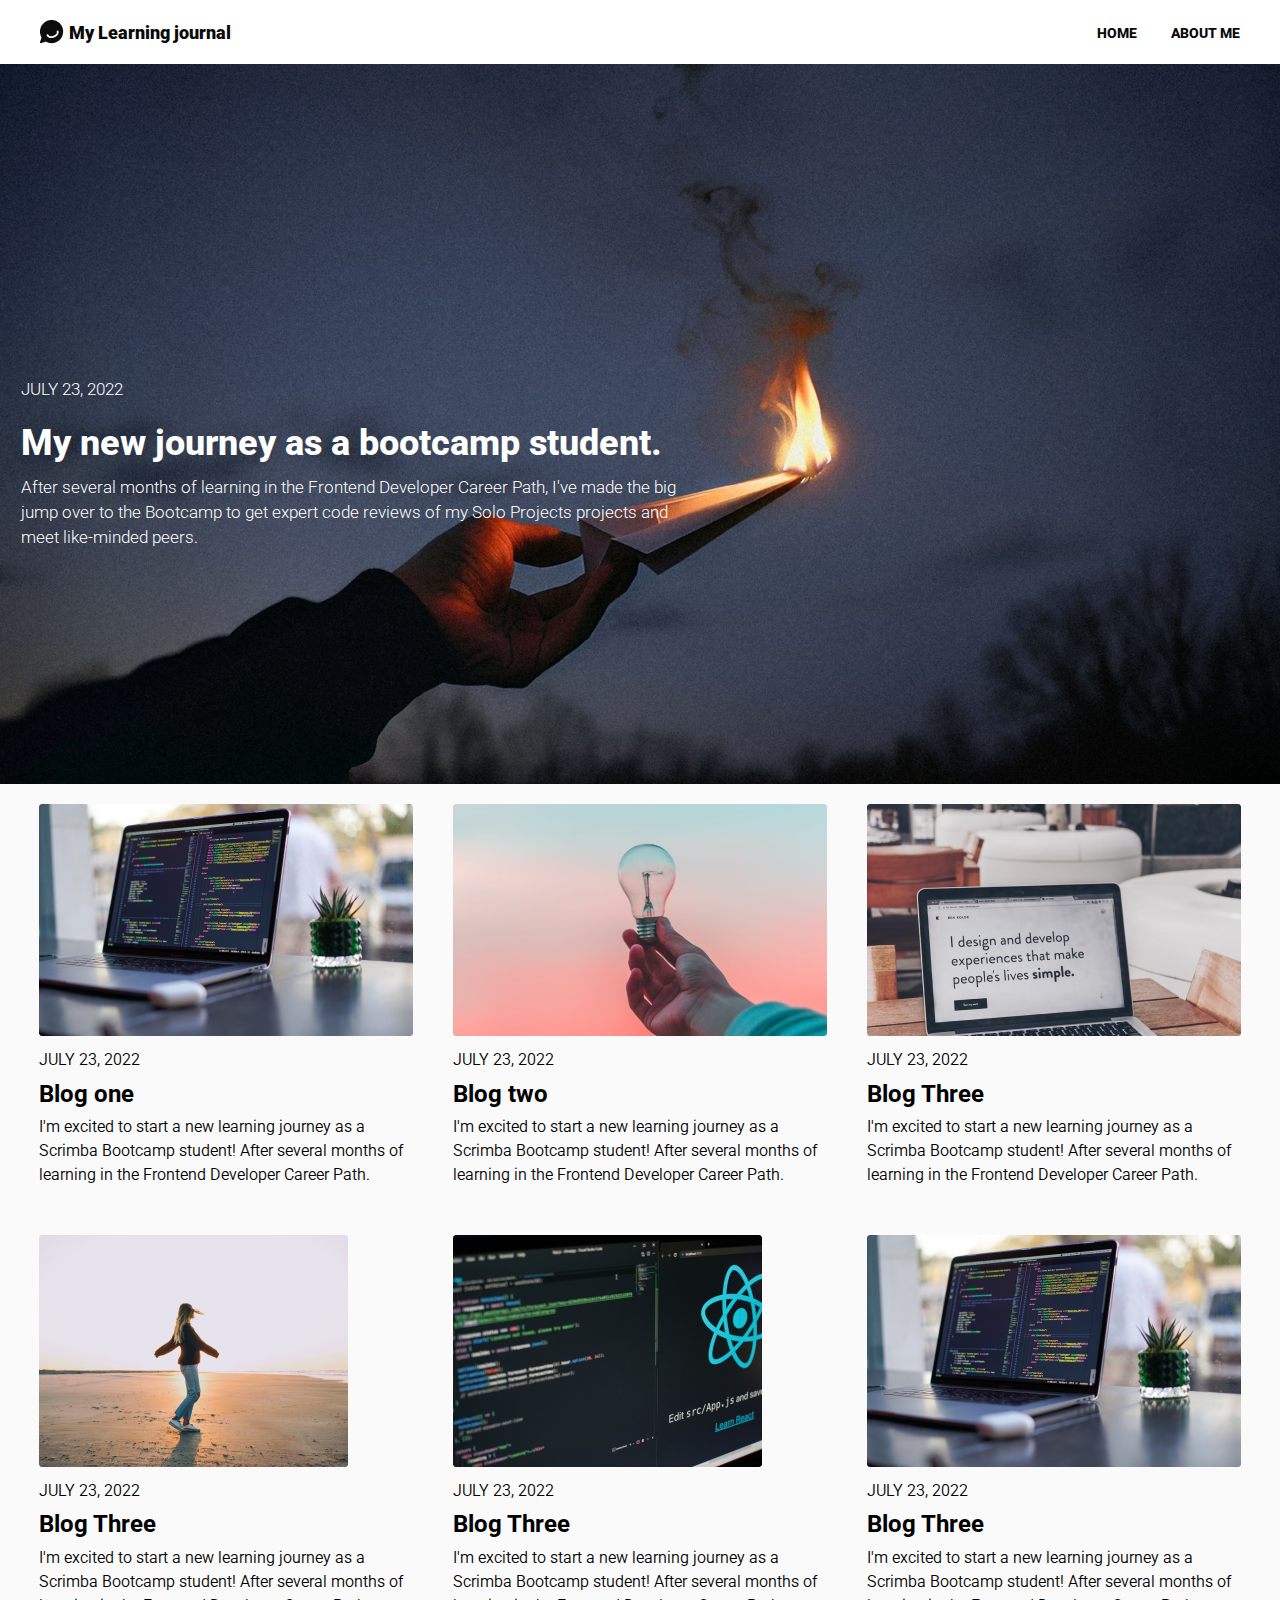
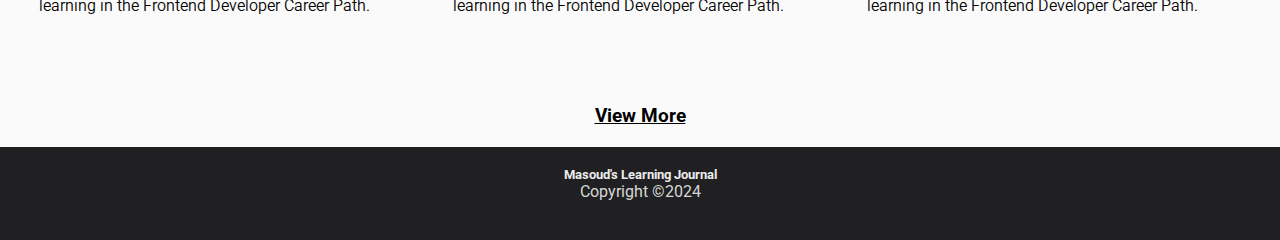
<file: index.html>
<!DOCTYPE html>
<html lang="en">
<head>
    <meta charset="UTF-8">
    <meta name="viewport" content="width=device-width, initial-scale=1.0">
    <title>Learning Journal Blog</title>
    <link rel="stylesheet" href="styles.css">
    <link rel="preconnect" href="https://fonts.googleapis.com">
    <link rel="preconnect" href="https://fonts.gstatic.com" crossorigin>
    <link href="https://fonts.googleapis.com/css2?family=Roboto:ital,wght@0,100;0,300;0,400;0,500;0,700;0,900;1,100;1,300;1,400;1,500;1,700;1,900&display=swap"
    rel="stylesheet">    

</head>
<body>
    <header id="header"></header>
    <main>
        <section class="section-one">
            <div class="my-journal-txt">
                <p>JULY 23, 2022</p>
                <h1>My new journey as a bootcamp student.</h1>
                <p>
                    After several months of learning in the Frontend Developer Career Path, I've made the big jump over 
                    to the Bootcamp to get expert code reviews of my Solo Projects projects and meet like-minded peers.
                </p>   
            </div>
            <!-- <img src="images/maksym-mazur-x74pl-NHiEA-unsplash.jpg" alt=""> -->
        </section>
        <section class="section-two blog-section">
            <div class="blog-container">
                <div>                        
                    <img src="images/blog1.png" >
                    <p>JULY 23, 2022</p>
                    <h2>Blog one</h2>
                    <p>
                        I'm excited to start a new learning journey as a Scrimba Bootcamp student! After several
                        months of learning in the Frontend Developer Career Path.
                    </p> 
                </div>
                <div>                        
                    <img src="images/blog2.png" >
                    <p>JULY 23, 2022</p>
                    <h2>Blog two</h2>
                    <p>
                        I'm excited to start a new learning journey as a Scrimba Bootcamp student! After several
                        months of learning in the Frontend Developer Career Path.
                    </p> 
                </div>
                <div>                        
                    <img src="images/blog3.png" >
                    <p>JULY 23, 2022</p>
                    <h2>Blog Three</h2>
                    <p>
                        I'm excited to start a new learning journey as a Scrimba Bootcamp student! After several
                        months of learning in the Frontend Developer Career Path.
                    </p> 
                </div>
                <div>                        
                    <img src="images/blog4.png" >
                    <p>JULY 23, 2022</p>
                    <h2>Blog Three</h2>
                    <p>
                        I'm excited to start a new learning journey as a Scrimba Bootcamp student! After several
                        months of learning in the Frontend Developer Career Path.
                    </p> 
                </div>
                <div>                        
                    <img src="images/blog5.png" >
                    <p>JULY 23, 2022</p>
                    <h2>Blog Three</h2>
                    <p>
                        I'm excited to start a new learning journey as a Scrimba Bootcamp student! After several
                        months of learning in the Frontend Developer Career Path.
                    </p> 
                </div>
                <div>                        
                    <img src="images/blog1.png" >
                    <p>JULY 23, 2022</p>
                    <h2>Blog Three</h2>
                    <p>
                        I'm excited to start a new learning journey as a Scrimba Bootcamp student! After several
                        months of learning in the Frontend Developer Career Path.
                    </p> 
                </div>
            </div>
        </section>
        <section class="section-3 ">
            <div class="section-two blog-section">
                <div class="blog-container show-more hidden">
                    <div>                        
                        <img src="images/blog1.png" >
                        <p>JULY 23, 2022</p>
                        <h2>Blog one</h2>
                        <p>
                            I'm excited to start a new learning journey as a Scrimba Bootcamp student! After several
                            months of learning in the Frontend Developer Career Path.
                        </p> 
                    </div>
                    <div>                        
                        <img src="images/blog1.png" >
                        <p>JULY 23, 2022</p>
                        <h2>Blog one</h2>
                        <p>
                            I'm excited to start a new learning journey as a Scrimba Bootcamp student! After several
                            months of learning in the Frontend Developer Career Path.
                        </p> 
                    </div>
                    <div>                        
                        <img src="images/blog1.png" >
                        <p>JULY 23, 2022</p>
                        <h2>Blog one</h2>
                        <p>
                            I'm excited to start a new learning journey as a Scrimba Bootcamp student! After several
                            months of learning in the Frontend Developer Career Path.
                        </p> 
                    </div>
                </div>
            </div>
            <div class="view-more">
                <h3 class="more">View More</h3>
            </div>

        </section>
    </main>
    <footer id="footer"></footer>
    <script src="main.js"></script>
</body>
</html>
</file>
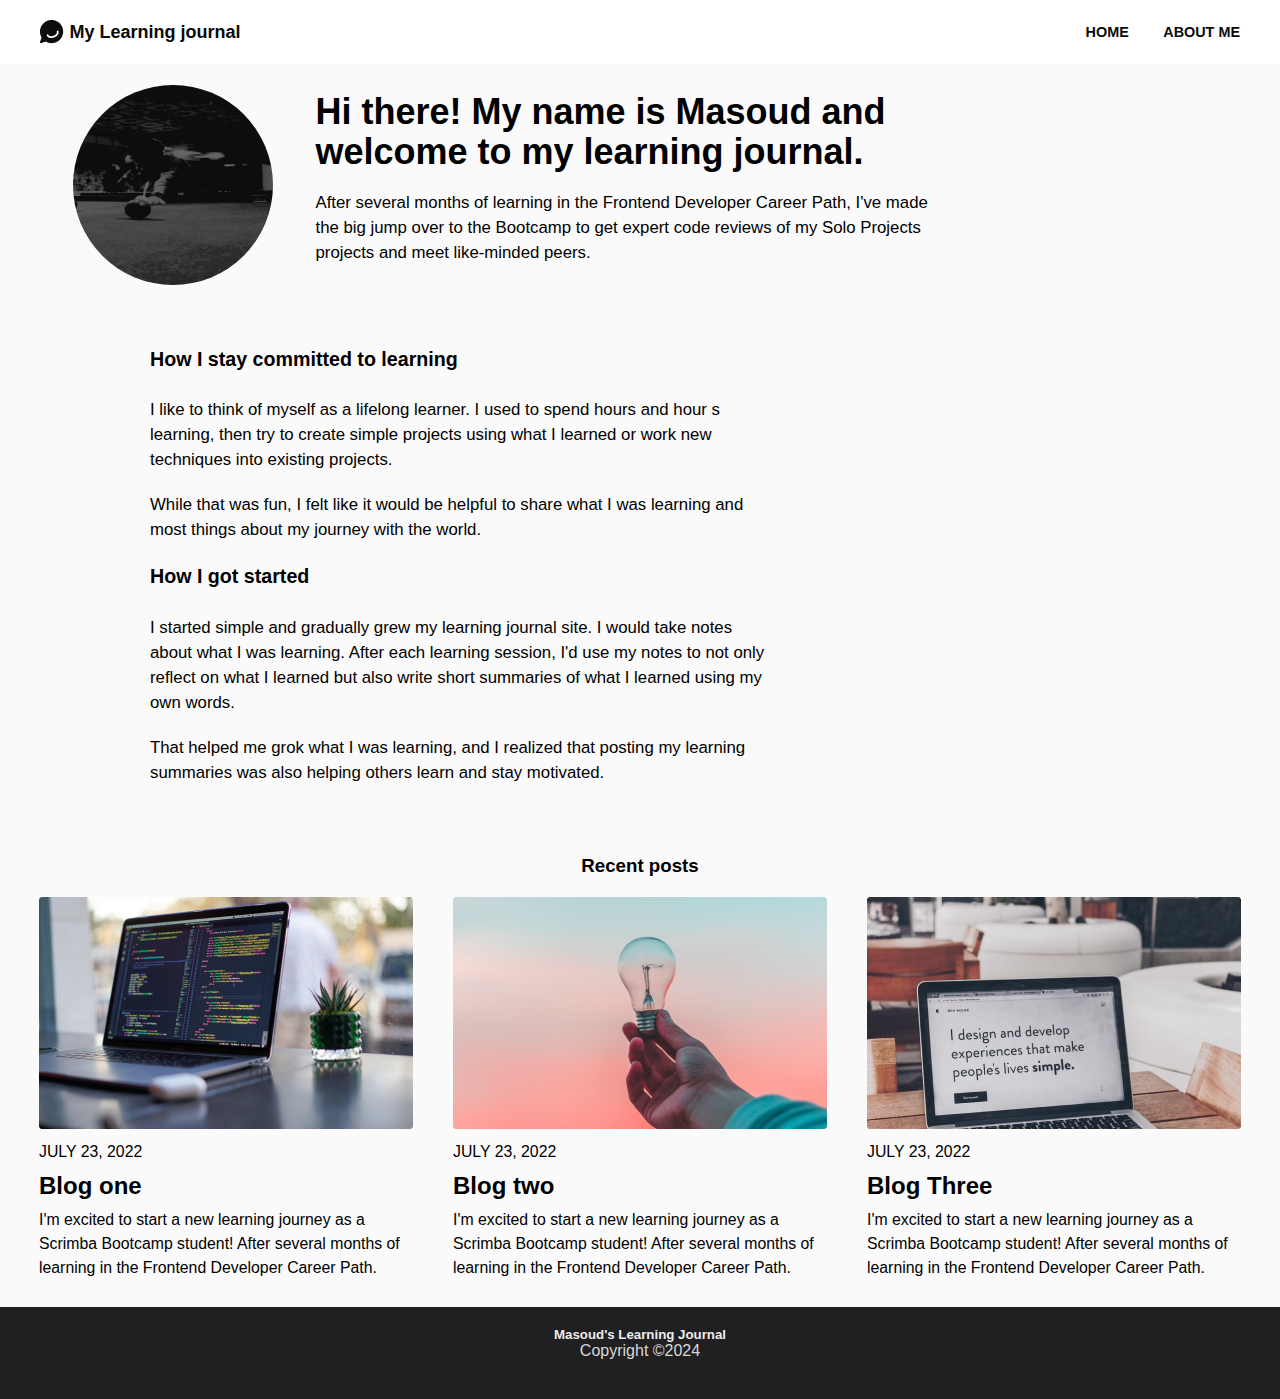
<file: about.html>
<!DOCTYPE html>
<html lang="en">
<head>
    <meta charset="UTF-8">
    <meta name="viewport" content="width=device-width, initial-scale=1.0">
    <title>About Me</title>
    <link rel="stylesheet" href="styles.css">
</head>
<body>
    <header id="header"></header>
    <main>
        <section>
            <div class="profile-container">
                <div>
                    <img src="images/pro-image.jpg" class="profile-img">
                </div>
                <div>
                    <h1>Hi there! My name is Masoud and welcome to my learning journal.</h1>
                    <p>
                        After several months of learning in the Frontend
                        Developer Career Path, I've made the big jump over 
                        to the Bootcamp to get expert code reviews of my 
                        Solo Projects projects
                        and meet like-minded peers.
                    </p>
                </div>
            </div>
        </section>
        <section>
            <div class="stay-committed-txt">
                <h3>How I stay committed to learning</h3>
                <p>
                    I like to think of myself as a lifelong learner. I used to spend hours and hour
                    s learning, then try to create simple projects using what I learned or
                    work new techniques into existing projects.
                </p>
                <p>
                    While that was fun, I felt like it would be helpful to share what I was learning 
                    and most things about my journey with the world.
                </p>
                <h3>How I got started</h3>
                <p>
                    I started simple and gradually grew my learning journal site. I would take notes about what I was
                    learning. After each learning session, I'd use my notes to not only reflect on what I learned but also write 
                   short summaries of what I learned using my own words.                   
                </p>
                <p>
                    That helped me grok what I was learning, and I realized that posting my learning summaries was also helping
                    others learn and stay motivated.
                </p>
            </div>
        </section>
        <section class="section-two blog-section recent-posts">
            <h3>Recent posts</h3>
            <div class="blog-container">
                <div>                        
                    <img src="images/blog1.png" class="imgs">
                    <p>JULY 23, 2022</p>
                    <h2>Blog one</h2>
                    <p>
                        I'm excited to start a new learning journey as a Scrimba Bootcamp student! After several
                        months of learning in the Frontend Developer Career Path.
                    </p> 
                </div>
                <div>                        
                    <img src="images/blog2.png" >
                    <p>JULY 23, 2022</p>
                    <h2>Blog two</h2>
                    <p>
                        I'm excited to start a new learning journey as a Scrimba Bootcamp student! After several
                        months of learning in the Frontend Developer Career Path.
                    </p> 
                </div>
                <div>                        
                    <img src="images/blog3.png" >
                    <p>JULY 23, 2022</p>
                    <h2>Blog Three</h2>
                    <p>
                        I'm excited to start a new learning journey as a Scrimba Bootcamp student! After several
                        months of learning in the Frontend Developer Career Path.
                    </p> 
                </div>
            </div>
        </section>
    </main>
    <footer id="footer"></footer>
    <script src="main.js"></script>
</body>
</html>
</file>
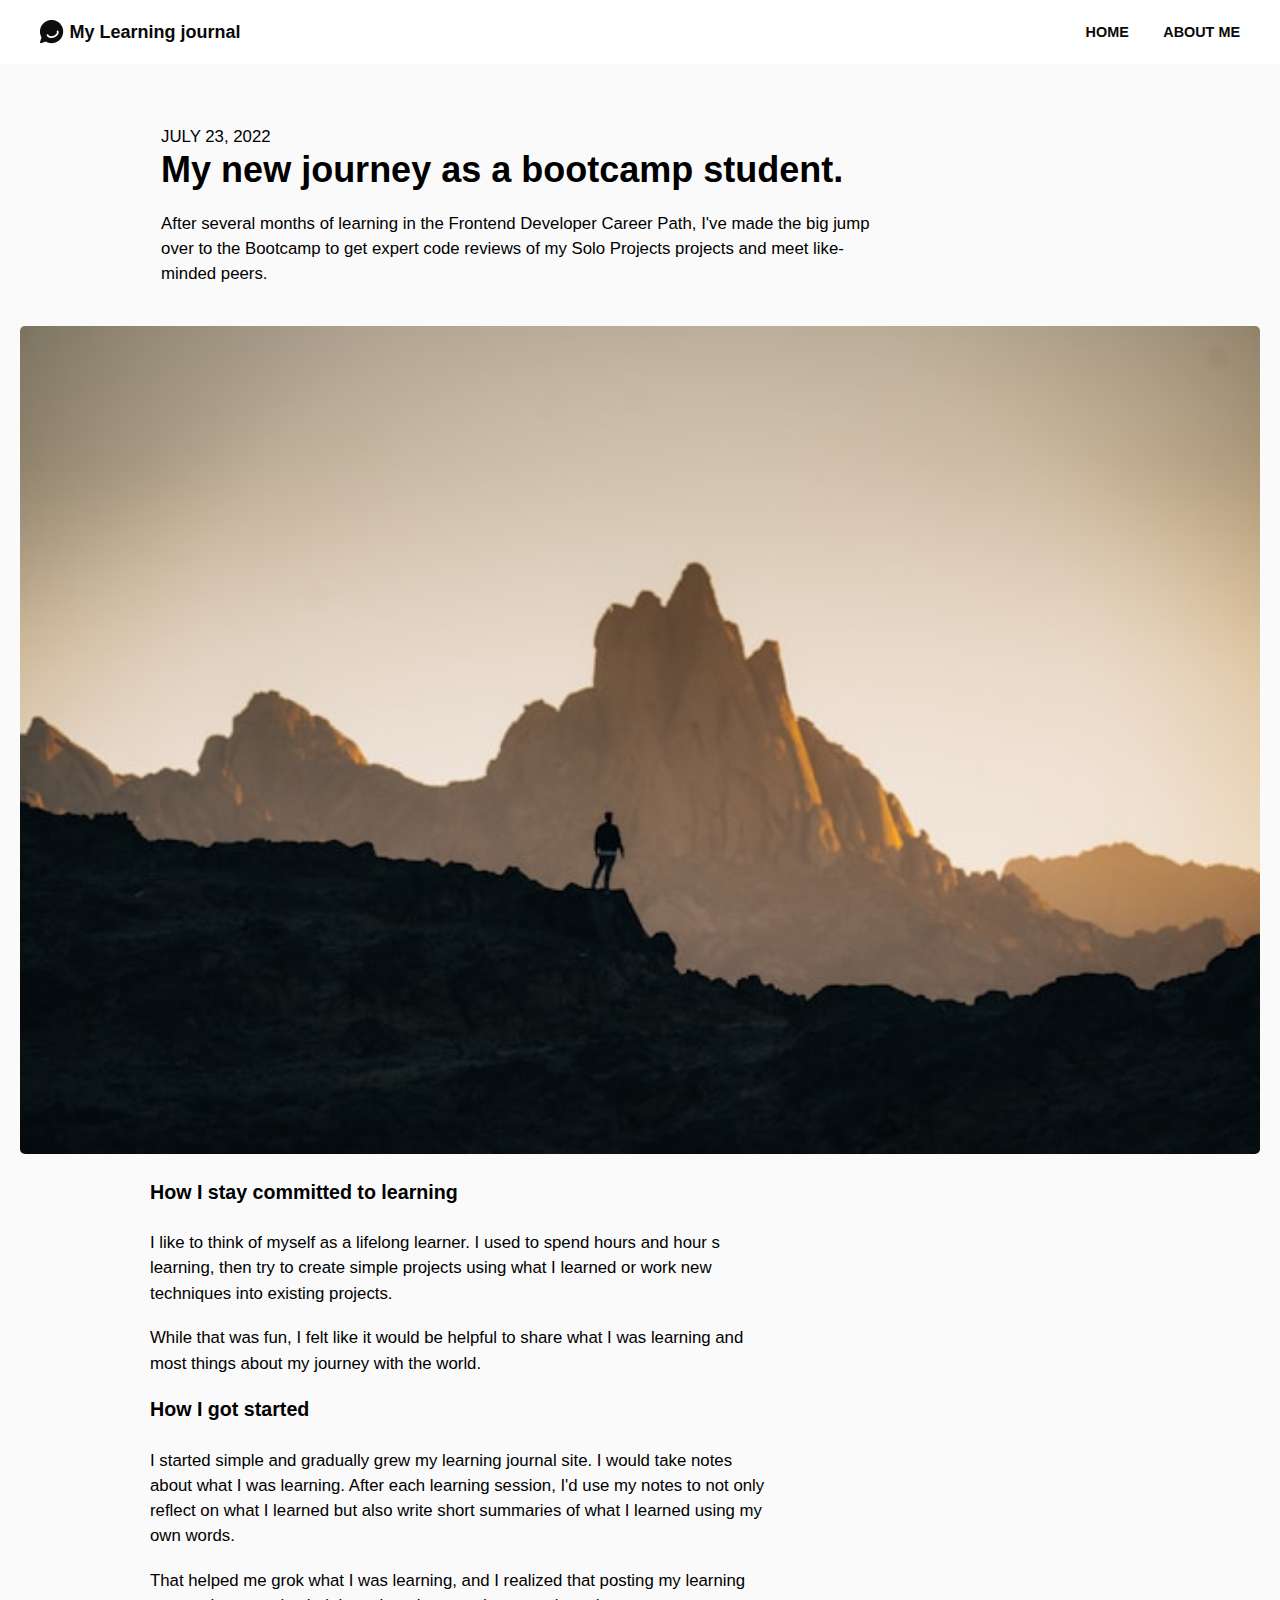
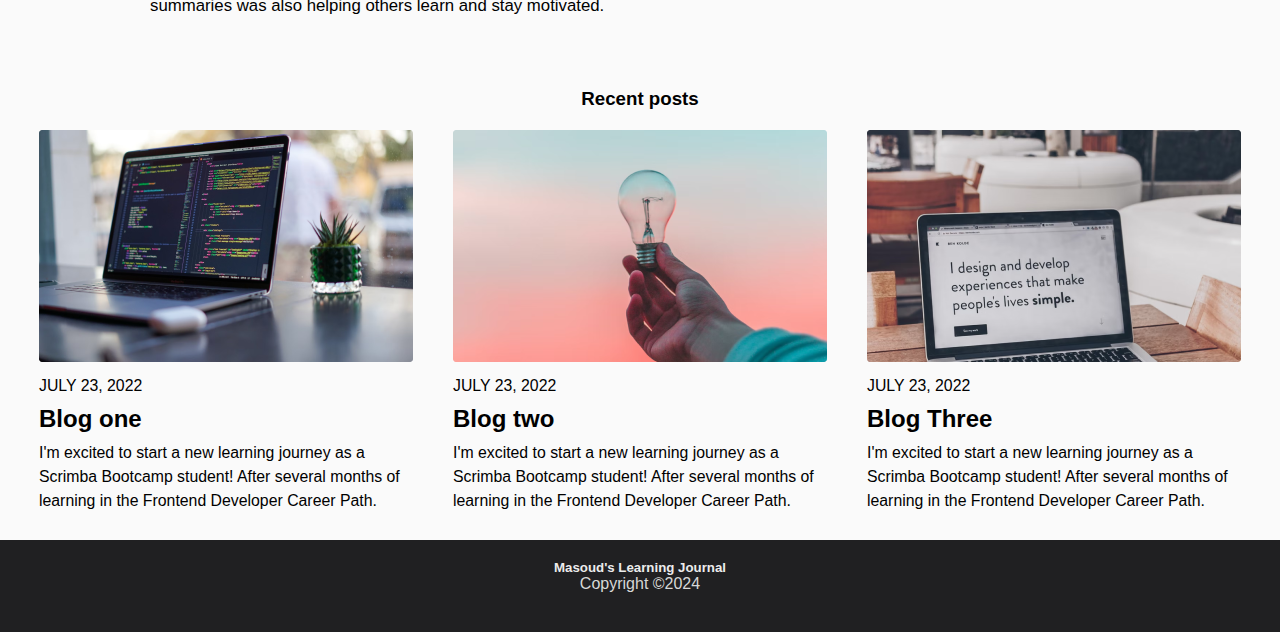
<file: journal.html>
<!DOCTYPE html>
<html lang="en">
<head>
    <meta charset="UTF-8">
    <meta name="viewport" content="width=device-width, initial-scale=1.0">
    <title>My Journal</title>
    <link rel="stylesheet" href="styles.css">
</head>
<body>
    <header id="header"></header>
    <main>
        <section>
            <div class="journal-container">
                <div class="txt">
                    <div class="my-journey">
                        <p>JULY 23, 2022</p>
                        <h1>My new journey as a bootcamp student.</h1>
                        <p>
                            After several months of learning in the Frontend Developer Career Path, I've made the big jump over 
                            to the Bootcamp to get expert code reviews of my Solo Projects projects and meet like-minded peers.
                        </p> 
                    </div>
                    <img src="images/neom-gOqBe7ropxM-unsplash.jpg" class="journey-img">
                </div>
            </div>
        </section>
        <section>
            <div class="stay-committed-txt">
                <h3>How I stay committed to learning</h3>
                <p>
                    I like to think of myself as a lifelong learner. I used to spend hours and hour
                    s learning, then try to create simple projects using what I learned or
                    work new techniques into existing projects.
                </p>
                <p>
                    While that was fun, I felt like it would be helpful to share what I was learning 
                    and most things about my journey with the world.
                </p>
                <h3>How I got started</h3>
                <p>
                    I started simple and gradually grew my learning journal site. I would take notes about what I was
                    learning. After each learning session, I'd use my notes to not only reflect on what I learned but also write 
                   short summaries of what I learned using my own words.                   
                </p>
                <p>
                    That helped me grok what I was learning, and I realized that posting my learning summaries was also helping
                    others learn and stay motivated.
                </p>
            </div>
        </section>
        <section class="section-two blog-section recent-posts">
            <h3>Recent posts</h3>
            <div class="blog-container">
                <div>                        
                    <img src="images/blog1.png" class="imgs">
                    <p>JULY 23, 2022</p>
                    <h2>Blog one</h2>
                    <p>
                        I'm excited to start a new learning journey as a Scrimba Bootcamp student! After several
                        months of learning in the Frontend Developer Career Path.
                    </p> 
                </div>
                <div>                        
                    <img src="images/blog2.png" >
                    <p>JULY 23, 2022</p>
                    <h2>Blog two</h2>
                    <p>
                        I'm excited to start a new learning journey as a Scrimba Bootcamp student! After several
                        months of learning in the Frontend Developer Career Path.
                    </p> 
                </div>
                <div>                        
                    <img src="images/blog3.png" >
                    <p>JULY 23, 2022</p>
                    <h2>Blog Three</h2>
                    <p>
                        I'm excited to start a new learning journey as a Scrimba Bootcamp student! After several
                        months of learning in the Frontend Developer Career Path.
                    </p> 
                </div>
            </div>
        </section>
    </main>

    <footer id="footer"></footer>
    <script src="main.js"></script>
</body>
</html>
</file>
<file: styles.css>
*{
    padding: 0;
    margin: 0;
    box-sizing: border-box;
    font-family: "Roboto", sans-serif;
}
body{
    background-color: rgb(77, 119, 119);
}
header, .logo{
    display: flex;
    align-items: center;
}
header , .view-more a{
    color:#0e0e0e;
}
header{
    background-color: #fff;
    justify-content: space-between;
    width: 100%;
}

header nav, div{
    padding: 1.25em;
}

nav ul li{
    list-style-type: none;
    display: inline-block;
    margin-left: 1.875em;
}
nav ul li a{
     font-size:0.6rem;
     font-weight: 800;
}
header a{
    text-decoration: none;
    color: #090909;
}

.logo strong{
    font-weight: 900;
    font-size: 0.81rem;
    margin-left: 0.3em;

}

.section-one{
    background-image: url("images/maksym-mazur-x74pl-NHiEA-unsplash.jpg");
    height: auto;
    background-size: cover;
    background-position: center;
    color: #fff;
    padding:1px;
}

.my-journal-txt{
   margin:6.25em 0.635em 0 0;
}

.my-journal-txt p{
    font-weight: 300;
}

.my-journal-txt p,
.txt p,
.stay-committed-txt,
.profile-container{
    font-size: 1.05rem;
    line-height:1.5;
}


.txt p,
.stay-committed-txt,
.profile-container{
    font-weight:400 ;
}

.my-journal-txt h1{
    margin: 0.3em  0;
}

h1{
    font-weight: 800;
    font-size: 2.25rem;
}

.section-two, 
.section-3, 
.journal-container,
.stay-committed-txt,
.profile-container{
    background-color:#fafafa;
}



.stay-committed-txt h3,p{
    margin-bottom: 1.17em;
}
.txt p{
    margin: 1.17em 0 0;
}

.blog-container{
    display: flex;
    flex-wrap: wrap;
    /* justify-content: center; */
    padding: 0;
}
.blog-container p{
    font-weight: 350;
    font-size:0.99rem;
    line-height: 1.5;
    margin:0.5em 0;
    max-width: 374px;
}

.view-more,
.footer-container,
.recent-posts h3 {
    text-align: center;
}

.view-more h3 {
    text-decoration: underline;
    cursor: pointer;
}

footer{
    background-color: #202022;
}
footer h5{
    color: #ececec;
}
footer p{
    color: #d7d8d7;
}



.txt{
    padding: 0;
    margin: 2.5em  0 0;

}

.txt img{
    width:100%;
    display: inline-block;
    margin-top: 2.5em;
    border-radius:5px;
}

.hidden {
    display: none;
}


@media (max-width: 768px) {
    section, header, footer {
        margin: 0; 
    }

    .blog-container div img {
        width: 100%; 
    }

  
}


/* About me */

.profile-img{
    width:150px;
    height:150px;
    border-radius: 50%;
}

.profile-container{
    padding-top:1.6em;
}

.profile-container h1{
   line-height: 1.1;
   margin: 0 0  0.5em ;
}


/* Desktop  */

@media (min-width:768px){
    header {
        padding: 0px 0.625em;
    }
    .section-one {
        height: 80vh;
    }
    .blog-container{
        justify-content: center;
    }

    .my-journal-txt {
        max-width: 700px;
        margin-top: 18.25em; 
    }

    .my-journey{
        padding:0 370px 0px 8.82em;
    }
     .stay-committed-txt{
        padding:0 30.58em 2.94em 150px;
     }

     .profile-container{
        display: flex;
        align-items: center;
        padding:0  18.75em 1.87em 3.125em;
     }
     
     nav ul li a{
        font-size:0.9rem;
        font-weight: 800;
   }

   .logo strong{
    font-weight: 900;
    font-size: 1.125rem;
    margin-left: 0.3em;
}
.profile-img{
    width:200px;
    height:200px;
    border-radius: 50%;
}   
}
</file>
